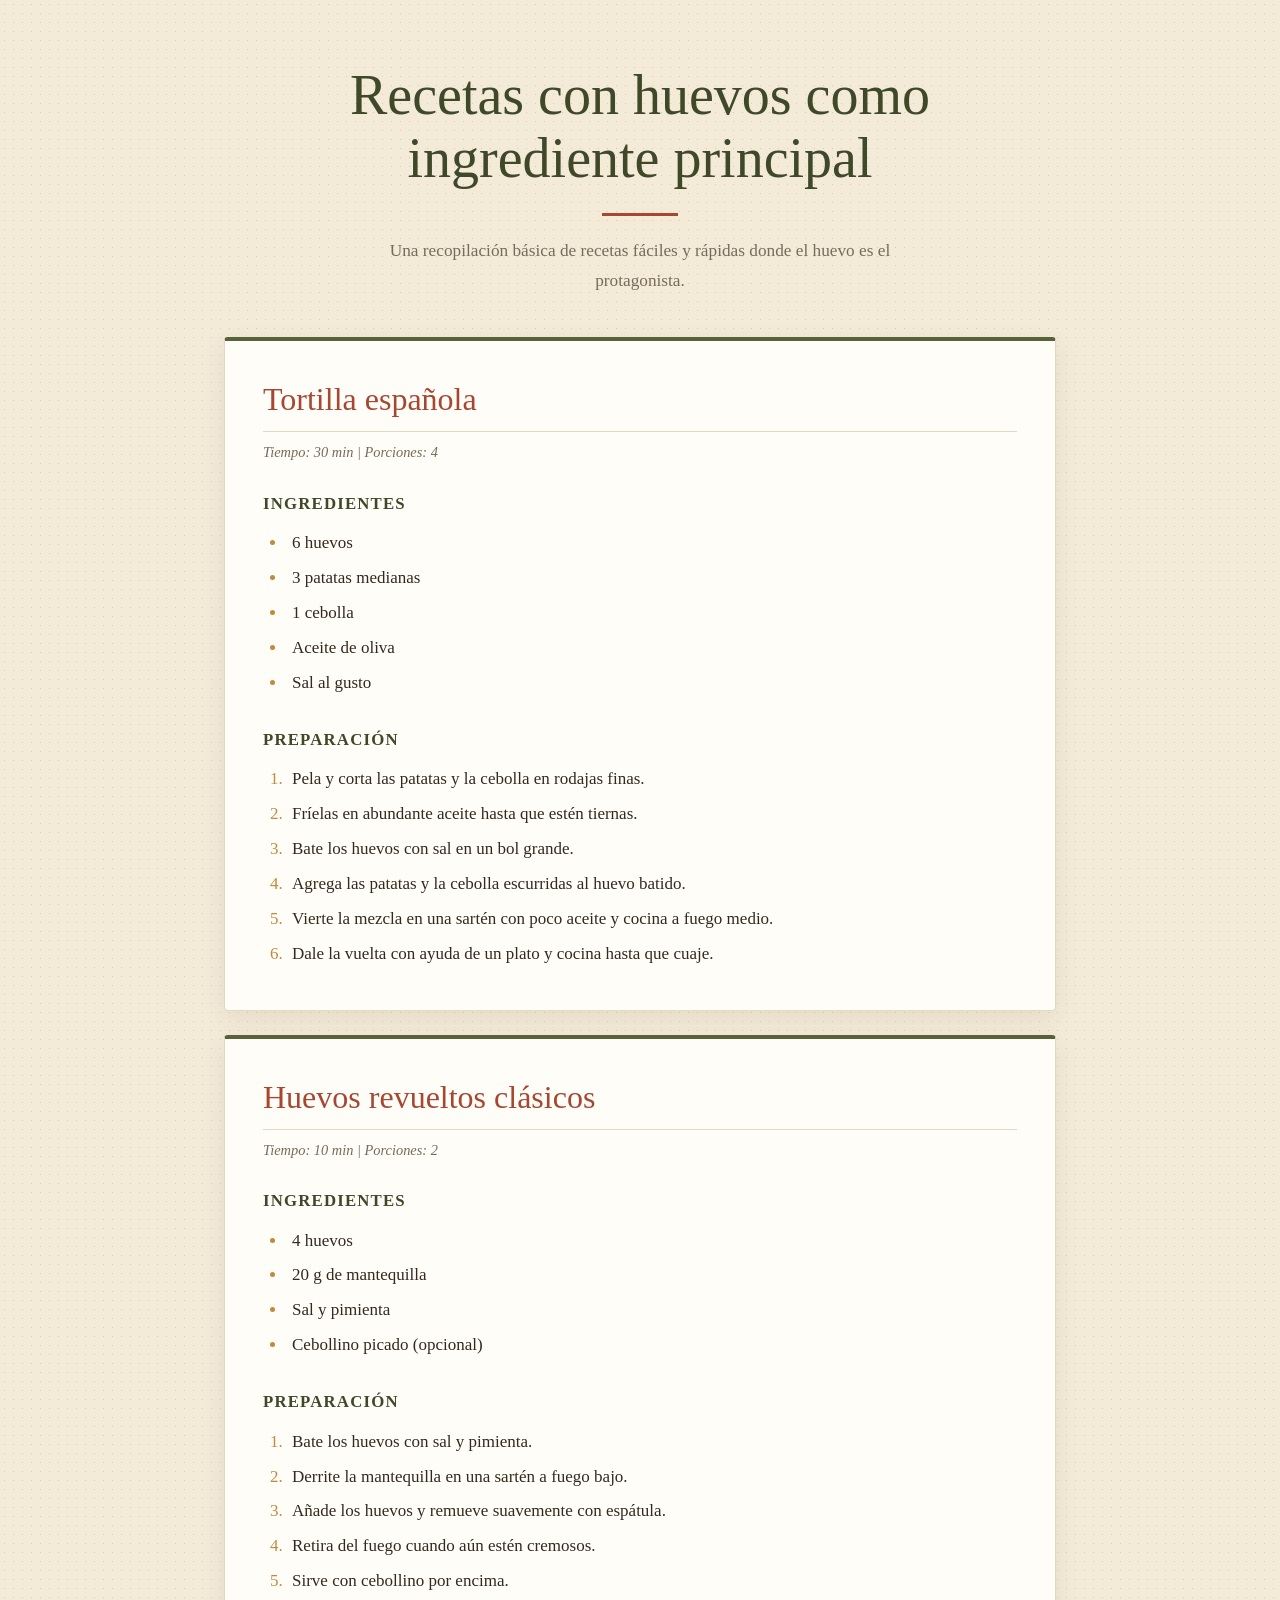
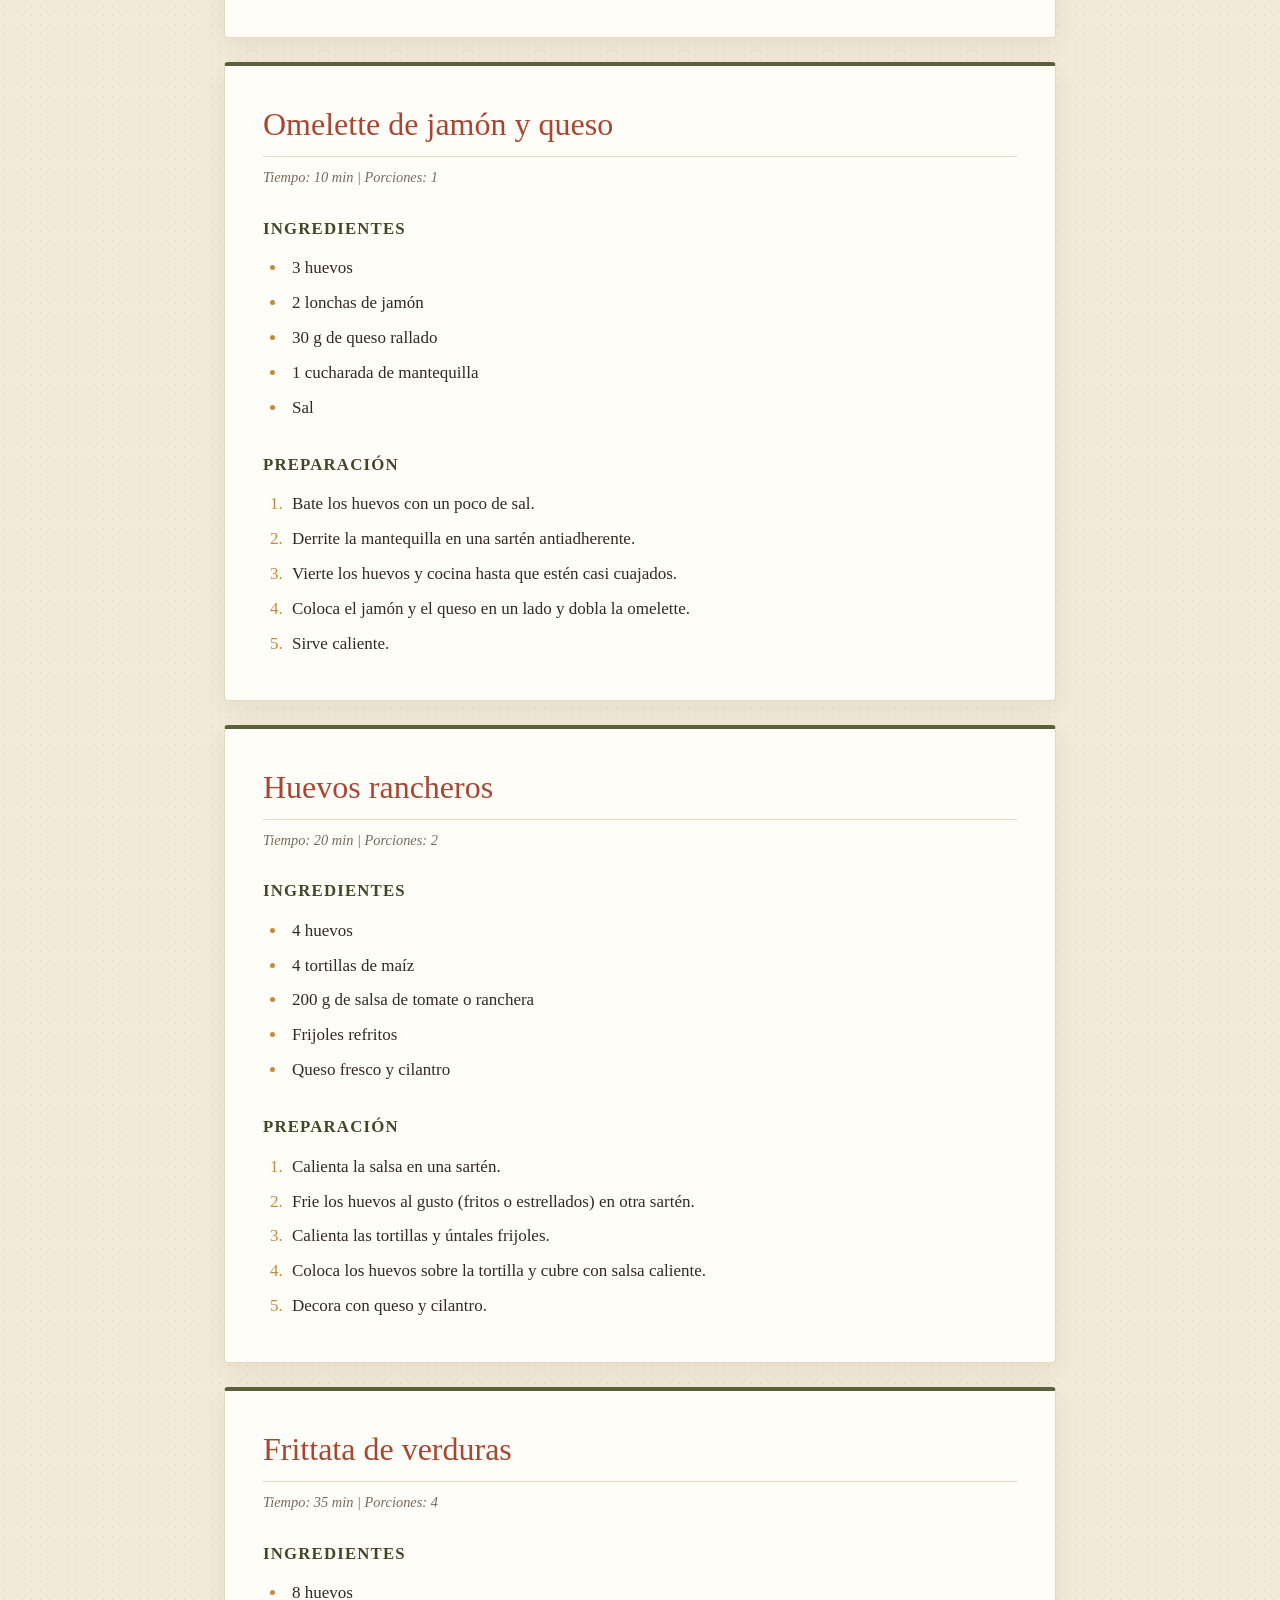
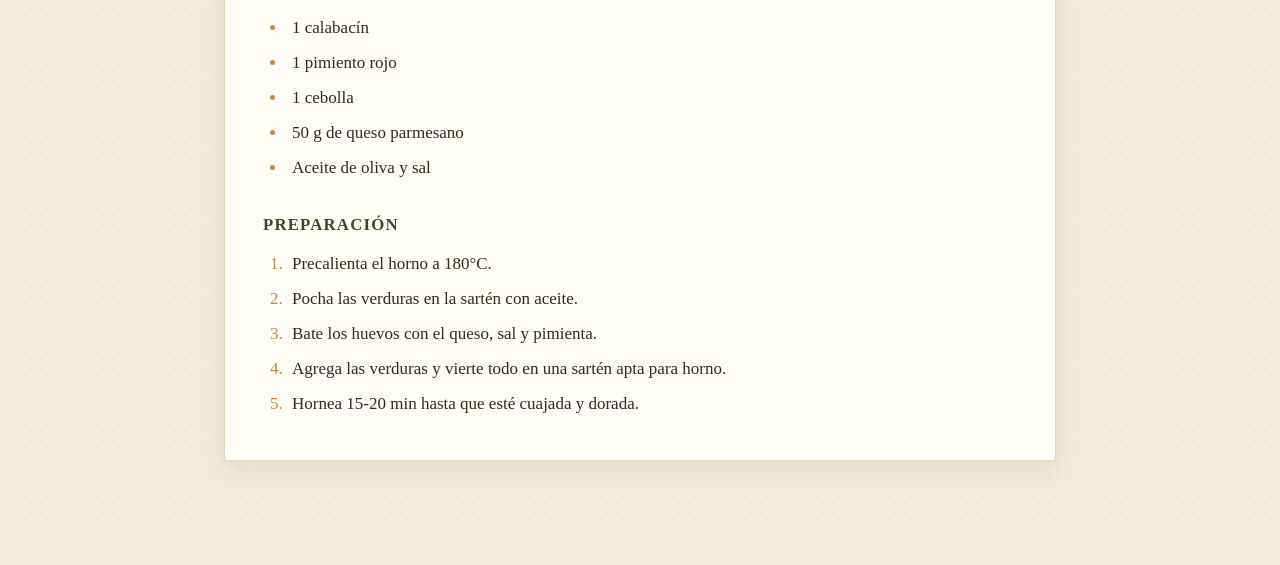
<file: recetas-huevos.html>
<!DOCTYPE html>
<html lang="es">
<head>
  <meta charset="UTF-8" />
  <meta name="viewport" content="width=device-width, initial-scale=1.0" />
  <title>Recetas con huevos</title>
  <link rel="stylesheet" href="styles.css" />
</head>
<body>
  <h1>Recetas con huevos como ingrediente principal</h1>
  <p>Una recopilación básica de recetas fáciles y rápidas donde el huevo es el protagonista.</p>

  <div class="receta">
    <h2>Tortilla española</h2>
    <p class="meta">Tiempo: 30 min | Porciones: 4</p>
    <h3>Ingredientes</h3>
    <ul>
      <li>6 huevos</li>
      <li>3 patatas medianas</li>
      <li>1 cebolla</li>
      <li>Aceite de oliva</li>
      <li>Sal al gusto</li>
    </ul>
    <h3>Preparación</h3>
    <ol>
      <li>Pela y corta las patatas y la cebolla en rodajas finas.</li>
      <li>Fríelas en abundante aceite hasta que estén tiernas.</li>
      <li>Bate los huevos con sal en un bol grande.</li>
      <li>Agrega las patatas y la cebolla escurridas al huevo batido.</li>
      <li>Vierte la mezcla en una sartén con poco aceite y cocina a fuego medio.</li>
      <li>Dale la vuelta con ayuda de un plato y cocina hasta que cuaje.</li>
    </ol>
  </div>

  <div class="receta">
    <h2>Huevos revueltos clásicos</h2>
    <p class="meta">Tiempo: 10 min | Porciones: 2</p>
    <h3>Ingredientes</h3>
    <ul>
      <li>4 huevos</li>
      <li>20 g de mantequilla</li>
      <li>Sal y pimienta</li>
      <li>Cebollino picado (opcional)</li>
    </ul>
    <h3>Preparación</h3>
    <ol>
      <li>Bate los huevos con sal y pimienta.</li>
      <li>Derrite la mantequilla en una sartén a fuego bajo.</li>
      <li>Añade los huevos y remueve suavemente con espátula.</li>
      <li>Retira del fuego cuando aún estén cremosos.</li>
      <li>Sirve con cebollino por encima.</li>
    </ol>
  </div>

  <div class="receta">
    <h2>Omelette de jamón y queso</h2>
    <p class="meta">Tiempo: 10 min | Porciones: 1</p>
    <h3>Ingredientes</h3>
    <ul>
      <li>3 huevos</li>
      <li>2 lonchas de jamón</li>
      <li>30 g de queso rallado</li>
      <li>1 cucharada de mantequilla</li>
      <li>Sal</li>
    </ul>
    <h3>Preparación</h3>
    <ol>
      <li>Bate los huevos con un poco de sal.</li>
      <li>Derrite la mantequilla en una sartén antiadherente.</li>
      <li>Vierte los huevos y cocina hasta que estén casi cuajados.</li>
      <li>Coloca el jamón y el queso en un lado y dobla la omelette.</li>
      <li>Sirve caliente.</li>
    </ol>
  </div>

  <div class="receta">
    <h2>Huevos rancheros</h2>
    <p class="meta">Tiempo: 20 min | Porciones: 2</p>
    <h3>Ingredientes</h3>
    <ul>
      <li>4 huevos</li>
      <li>4 tortillas de maíz</li>
      <li>200 g de salsa de tomate o ranchera</li>
      <li>Frijoles refritos</li>
      <li>Queso fresco y cilantro</li>
    </ul>
    <h3>Preparación</h3>
    <ol>
      <li>Calienta la salsa en una sartén.</li>
      <li>Frie los huevos al gusto (fritos o estrellados) en otra sartén.</li>
      <li>Calienta las tortillas y úntales frijoles.</li>
      <li>Coloca los huevos sobre la tortilla y cubre con salsa caliente.</li>
      <li>Decora con queso y cilantro.</li>
    </ol>
  </div>

  <div class="receta">
    <h2>Frittata de verduras</h2>
    <p class="meta">Tiempo: 35 min | Porciones: 4</p>
    <h3>Ingredientes</h3>
    <ul>
      <li>8 huevos</li>
      <li>1 calabacín</li>
      <li>1 pimiento rojo</li>
      <li>1 cebolla</li>
      <li>50 g de queso parmesano</li>
      <li>Aceite de oliva y sal</li>
    </ul>
    <h3>Preparación</h3>
    <ol>
      <li>Precalienta el horno a 180°C.</li>
      <li>Pocha las verduras en la sartén con aceite.</li>
      <li>Bate los huevos con el queso, sal y pimienta.</li>
      <li>Agrega las verduras y vierte todo en una sartén apta para horno.</li>
      <li>Hornea 15-20 min hasta que esté cuajada y dorada.</li>
    </ol>
  </div>

</body>
</html>
</file>
<file: styles.css>
:root {
  color-scheme: light;
  --ink: #35291f;
  --muted: #786b5b;
  --paper: #fffdf7;
  --cloth: #f3ead8;
  --olive: #59613b;
  --olive-dark: #40482a;
  --tomato: #a74732;
  --gold: #c28b3c;
  --line: #e6d8bf;
}

* {
  box-sizing: border-box;
}

body {
  max-width: 880px;
  margin: 0 auto;
  padding: 64px 24px 80px;
  color: var(--ink);
  background-color: var(--cloth);
  background-image: radial-gradient(#d9cbb3 0.65px, transparent 0.65px);
  background-size: 9px 9px;
  font-family: Georgia, "Times New Roman", serif;
  font-size: 17px;
  line-height: 1.7;
}

body > h1,
body > p,
.receta {
  position: relative;
}

body > h1 {
  margin: 0;
  color: var(--olive-dark);
  font-size: clamp(2.2rem, 6vw, 3.5rem);
  font-weight: 500;
  line-height: 1.12;
  text-align: center;
  text-wrap: balance;
}

body > h1::after {
  display: block;
  width: 76px;
  height: 3px;
  margin: 24px auto 0;
  background: var(--tomato);
  content: "";
}

body > p {
  max-width: 590px;
  margin: 20px auto 42px;
  color: var(--muted);
  font-size: 1.08rem;
  text-align: center;
}

.receta {
  margin: 24px 0;
  padding: clamp(24px, 5vw, 38px);
  overflow: hidden;
  border: 1px solid var(--line);
  border-top: 4px solid var(--olive);
  border-radius: 4px;
  background: var(--paper);
  box-shadow: 0 8px 24px rgb(72 54 31 / 8%);
}

.receta h2 {
  margin: 0 0 8px;
  padding-bottom: 12px;
  border-bottom: 1px solid var(--line);
  color: var(--tomato);
  font-size: clamp(1.55rem, 4vw, 2rem);
  font-weight: 500;
  line-height: 1.25;
}

.receta h3 {
  margin: 25px 0 8px;
  color: var(--olive-dark);
  font-size: 1.05rem;
  letter-spacing: 0.07em;
  text-transform: uppercase;
}

.meta {
  margin: 0;
  color: var(--muted);
  font-size: 0.9rem;
  font-style: italic;
}

.receta ul,
.receta ol {
  margin: 8px 0 0;
  padding-left: 1.5rem;
}

.receta li {
  padding: 3px 0 3px 5px;
}

.receta li::marker {
  color: var(--gold);
}

@media (max-width: 560px) {
  body {
    padding: 38px 16px 52px;
    font-size: 16px;
  }

  body > p {
    margin-bottom: 30px;
  }

  .receta {
    margin: 18px 0;
    padding: 22px 20px;
  }
}
</file>
